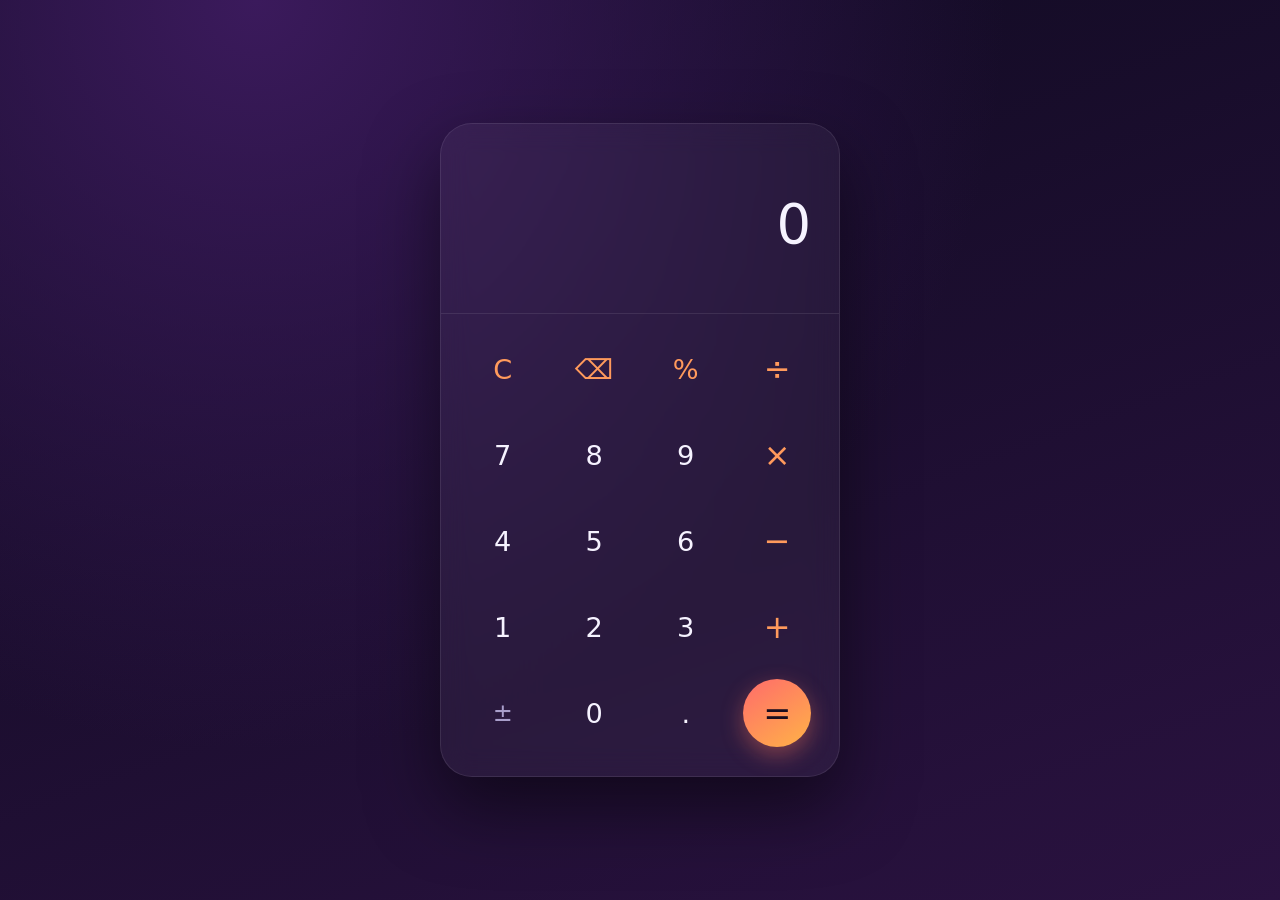
<file: index.html>
<!DOCTYPE html>
<html lang="en">
<head>
  <meta charset="UTF-8">
  <meta name="viewport" content="width=device-width, initial-scale=1">
  <title>Basic Calculator</title>
  <link rel="stylesheet" href="style.css">
</head>
<body>
  <main class="calculator" aria-label="Calculator">
    <section class="display" aria-live="polite">
      <div id="result" class="display-main">0</div>
      <div id="history" class="display-history"></div>
    </section>

    <section class="keys" aria-label="Calculator keys">
      <button class="key key-accent" data-action="clear" data-key="Escape" aria-label="Clear">C</button>
      <button class="key key-accent" data-action="backspace" data-key="Backspace" aria-label="Delete">⌫</button>
      <button class="key key-accent" data-action="percent" data-key="%" aria-label="Percent">%</button>
      <button class="key key-accent key-op" data-action="operator" data-value="÷" data-key="/" aria-label="Divide">÷</button>

      <button class="key" data-action="digit" data-value="7" data-key="7">7</button>
      <button class="key" data-action="digit" data-value="8" data-key="8">8</button>
      <button class="key" data-action="digit" data-value="9" data-key="9">9</button>
      <button class="key key-accent key-op" data-action="operator" data-value="×" data-key="*" aria-label="Multiply">×</button>

      <button class="key" data-action="digit" data-value="4" data-key="4">4</button>
      <button class="key" data-action="digit" data-value="5" data-key="5">5</button>
      <button class="key" data-action="digit" data-value="6" data-key="6">6</button>
      <button class="key key-accent key-op" data-action="operator" data-value="-" data-key="-" aria-label="Subtract">−</button>

      <button class="key" data-action="digit" data-value="1" data-key="1">1</button>
      <button class="key" data-action="digit" data-value="2" data-key="2">2</button>
      <button class="key" data-action="digit" data-value="3" data-key="3">3</button>
      <button class="key key-accent key-op" data-action="operator" data-value="+" data-key="+" aria-label="Add">+</button>

      <button class="key key-soft" data-action="negate" aria-label="Toggle plus or minus">±</button>
      <button class="key" data-action="digit" data-value="0" data-key="0">0</button>
      <button class="key" data-action="decimal" data-key=".">.</button>
      <button class="key key-equals" data-action="equals" data-key="Enter" aria-label="Equals">=</button>
    </section>
  </main>

  <script src="script.js"></script>
</body>
</html>
</file>
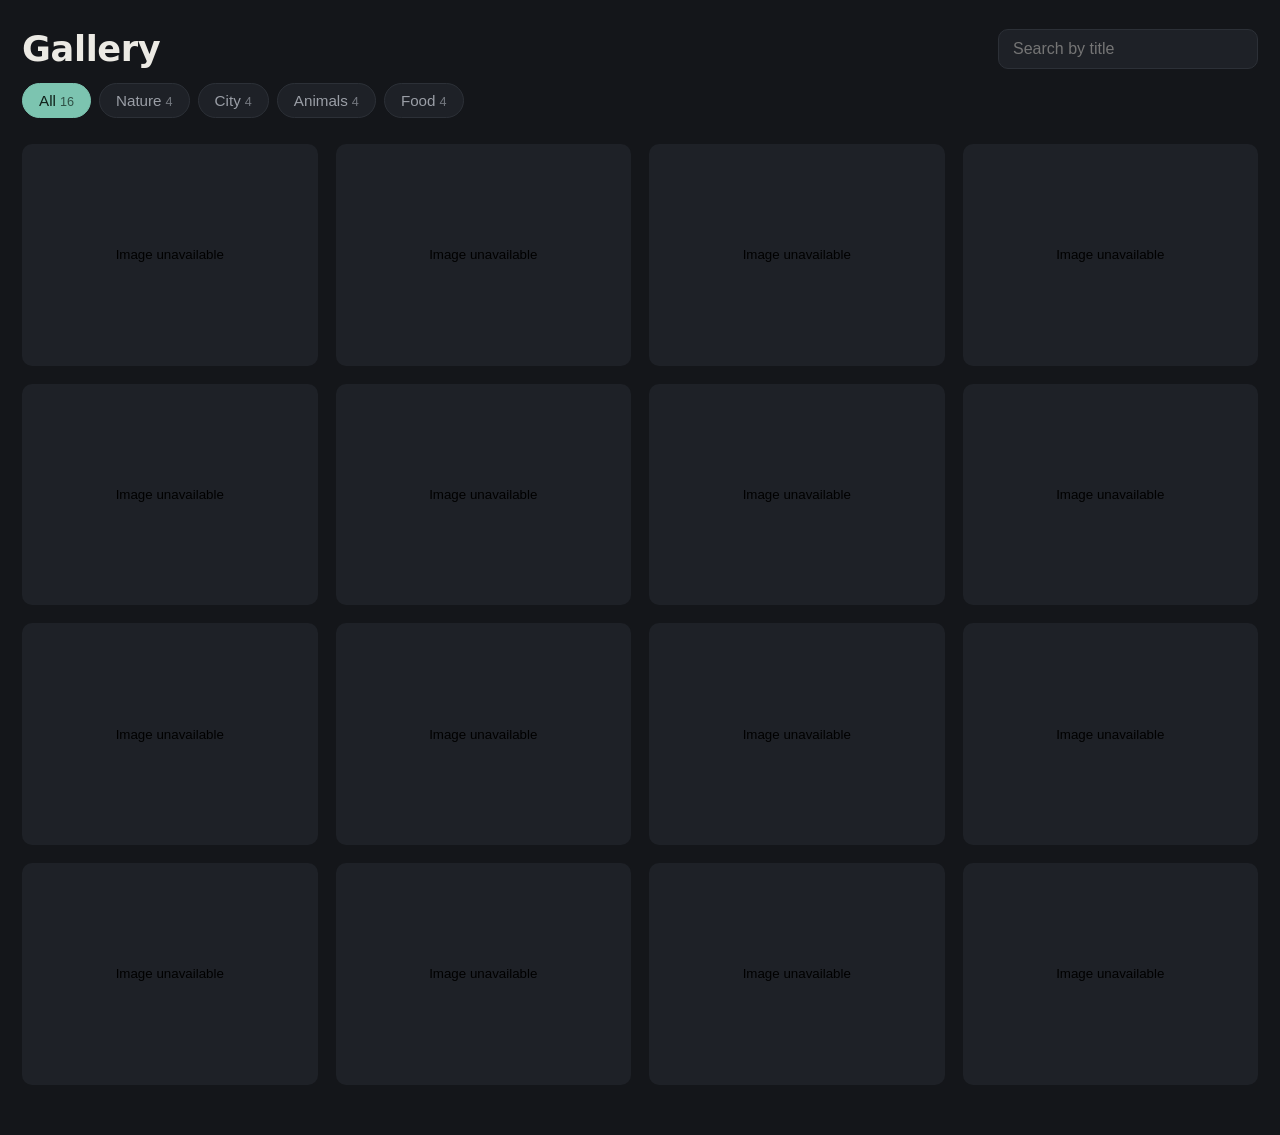
<file: indeximage.html>
<!DOCTYPE html>
<html lang="en">
<head>
  <meta charset="UTF-8">
  <meta name="viewport" content="width=device-width, initial-scale=1">
  <title>Gallery</title>
  <link rel="stylesheet" href="Styleimage.css">
</head>
<body>
  <header class="top">
    <h1>Gallery</h1>
    <input id="search" type="search" placeholder="Search by title" aria-label="Search images">
    <nav id="filters" class="filters" aria-label="Categories"></nav>
  </header>

  <main>
    <p id="empty" class="empty" hidden>No images match. Try another category or search.</p>
    <section id="grid" class="grid" aria-live="polite"></section>
  </main>

  <div id="lightbox" class="lightbox" role="dialog" aria-modal="true" aria-label="Image viewer" hidden>
    <button class="lb-btn lb-close" id="lbClose" aria-label="Close viewer">&times;</button>
    <button class="lb-btn lb-prev" id="lbPrev" aria-label="Previous image">&#8249;</button>
    <figure class="lb-fig">
      <img id="lbImg" alt="">
      <figcaption><span id="lbTitle"></span> <span id="lbCount"></span></figcaption>
    </figure>
    <button class="lb-btn lb-next" id="lbNext" aria-label="Next image">&#8250;</button>
  </div>

  <script src="Scriptimage.js"></script>
</body>
</html>
</file>
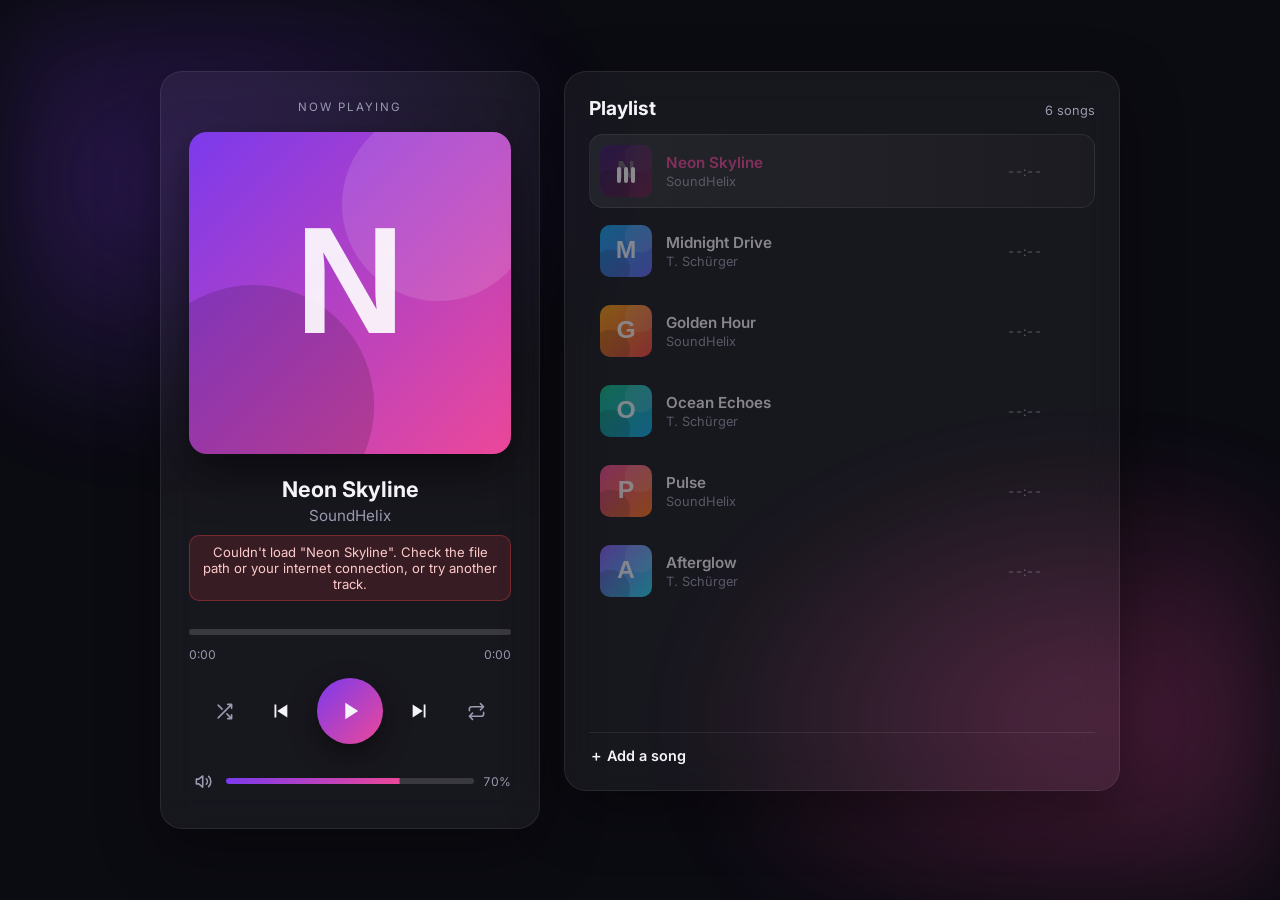
<file: indexmusic.html>
<!DOCTYPE html>
<html lang="en">
<head>
  <meta charset="UTF-8" />
  <meta name="viewport" content="width=device-width, initial-scale=1.0" />
  <title>Waveform – Music Player</title>
  <!-- Modern font from Google Fonts (falls back to system fonts if offline) -->
  <link rel="preconnect" href="https://fonts.googleapis.com" />
  <link rel="preconnect" href="https://fonts.gstatic.com" crossorigin />
  <link href="https://fonts.googleapis.com/css2?family=Inter:wght@400;500;600;700;800&display=swap" rel="stylesheet" />
  <link rel="stylesheet" href="stylemusic.css" />
</head>
<body>
  <!-- Blurred colour glow behind the app; colours change with each track -->
  <div class="bg-glow"></div>

  <main class="app">

    <!-- ================= PLAYER CARD ================= -->
    <section class="player" aria-label="Music player">
      <p class="player__label">Now Playing</p>

      <!-- Album artwork -->
      <div class="artwork" id="artwork-wrap">
        <img id="cover" src="" alt="Album artwork" />
      </div>

      <!-- Song info -->
      <div class="info">
        <h1 id="title" class="info__title">Song title</h1>
        <p id="artist" class="info__artist">Artist name</p>
      </div>

      <!-- Error message (hidden unless audio fails to load) -->
      <p id="error-msg" class="error-msg" role="alert" hidden></p>

      <!-- Progress bar (a range input = click AND drag to seek) -->
      <div class="progress">
        <input type="range" id="progress" min="0" max="1000" value="0" step="1" aria-label="Seek" />
        <div class="progress__times">
          <span id="current-time">0:00</span>
          <span id="duration">0:00</span>
        </div>
      </div>

      <!-- Main controls -->
      <div class="controls">
        <button id="shuffle-btn" class="btn btn--small" title="Shuffle" aria-label="Shuffle" aria-pressed="false">
          <svg viewBox="0 0 24 24"><path d="M16 3h5v5M4 20 21 3M21 16v5h-5M15 15l6 6M4 4l5 5"/></svg>
        </button>
        <button id="prev-btn" class="btn" title="Previous" aria-label="Previous">
          <svg viewBox="0 0 24 24" class="fill"><path d="M6 5h2v14H6zM20 5v14L9 12z"/></svg>
        </button>
        <button id="play-btn" class="btn btn--play" title="Play" aria-label="Play">
          <svg id="icon-play" viewBox="0 0 24 24" class="fill"><path d="M8 5v14l11-7z"/></svg>
          <svg id="icon-pause" viewBox="0 0 24 24" class="fill" hidden><path d="M6 5h4v14H6zM14 5h4v14h-4z"/></svg>
        </button>
        <button id="next-btn" class="btn" title="Next" aria-label="Next">
          <svg viewBox="0 0 24 24" class="fill"><path d="M16 5h2v14h-2zM4 5v14l11-7z"/></svg>
        </button>
        <button id="repeat-btn" class="btn btn--small" title="Repeat: off" aria-label="Repeat: off">
          <svg viewBox="0 0 24 24"><path d="M17 2l4 4-4 4M3 11V9a3 3 0 0 1 3-3h15M7 22l-4-4 4-4M21 13v2a3 3 0 0 1-3 3H3"/></svg>
          <span id="repeat-one-badge" class="badge" hidden>1</span>
        </button>
      </div>

      <!-- Volume -->
      <div class="volume">
        <button id="mute-btn" class="btn btn--small" title="Mute" aria-label="Mute">
          <svg id="icon-vol" viewBox="0 0 24 24"><path d="M11 5 6 9H3v6h3l5 4zM15.5 8.5a5 5 0 0 1 0 7M18.5 5.5a9 9 0 0 1 0 13"/></svg>
          <svg id="icon-mute" viewBox="0 0 24 24" hidden><path d="M11 5 6 9H3v6h3l5 4zM22 9l-6 6M16 9l6 6"/></svg>
        </button>
        <input type="range" id="volume" min="0" max="100" value="70" aria-label="Volume" />
        <span id="volume-value" class="volume__value">70%</span>
      </div>
    </section>

    <!-- ================= PLAYLIST ================= -->
    <section class="playlist" aria-label="Playlist">
      <div class="playlist__head">
        <h2>Playlist</h2>
        <span id="track-count" class="playlist__count">0 songs</span>
      </div>

      <ul id="playlist" class="playlist__list"></ul>

      <!-- Dynamic playlist: add your own songs -->
      <details class="add">
        <summary>＋ Add a song</summary>
        <form id="add-form" class="add__form">
          <input type="text" id="add-title" placeholder="Song title" required />
          <input type="text" id="add-artist" placeholder="Artist (optional)" />
          <input type="url" id="add-url" placeholder="Audio URL (https://...mp3)" />
          <label class="add__file">
            <span>…or choose an audio file from your computer</span>
            <input type="file" id="add-file" accept="audio/*" />
          </label>
          <button type="submit" class="add__submit">Add to playlist</button>
        </form>
      </details>
    </section>

  </main>

  <script src="scriptmusic.js"></script>
</body>
</html>
</file>
<file: style.css>
/* ---------- Design tokens ---------- */
:root {
  --bg-from: #0e0a1f;
  --bg-to: #2a1240;
  --surface: rgba(255, 255, 255, 0.045);
  --line: rgba(255, 255, 255, 0.09);
  --text: #f6f3ff;
  --muted: #a99fcb;
  --accent: #ff9a5c;
  --accent-grad: linear-gradient(145deg, #ff6b6b, #ffb347);
  --press: rgba(255, 255, 255, 0.1);
  --press-accent: rgba(255, 154, 92, 0.18);
  --font: "Segoe UI", system-ui, -apple-system, "Helvetica Neue", Arial, sans-serif;
}

* { box-sizing: border-box; margin: 0; padding: 0; }

body {
  min-height: 100vh;
  min-height: 100dvh;
  display: flex;
  align-items: center;
  justify-content: center;
  padding: 16px;
  font-family: var(--font);
  color: var(--text);
  background: radial-gradient(circle at 20% 0%, #3b1a5c 0%, transparent 55%),
              linear-gradient(160deg, var(--bg-from), var(--bg-to)) fixed;
}

/* ---------- Calculator ---------- */
.calculator {
  width: 100%;
  max-width: 380px;
  display: flex;
  flex-direction: column;
  border-radius: 32px;
  background: var(--surface);
  border: 1px solid var(--line);
  box-shadow: 0 30px 70px rgba(0, 0, 0, 0.5);
  backdrop-filter: blur(14px);
  -webkit-backdrop-filter: blur(14px);
  overflow: hidden;
}

/* ---------- Display ---------- */
.display {
  min-height: 190px;
  padding: 28px 28px 18px;
  display: flex;
  flex-direction: column;
  justify-content: flex-end;
  align-items: flex-end;
  gap: 8px;
  border-bottom: 1px solid var(--line);
}

.display-main {
  max-width: 100%;
  font-size: 3.4rem;
  font-weight: 300;
  line-height: 1.1;
  text-align: right;
  font-variant-numeric: tabular-nums;
  white-space: nowrap;
  overflow-x: auto;
  scrollbar-width: none;
}
.display-main::-webkit-scrollbar { display: none; }
.display-main.medium { font-size: 2.6rem; }
.display-main.small  { font-size: 1.9rem; }
.display-main.error  { font-size: 1.4rem; font-weight: 500; color: #ff8a8e; white-space: normal; }

.display-history {
  min-height: 1.5em;
  max-width: 100%;
  font-size: 1.35rem;
  color: var(--muted);
  font-variant-numeric: tabular-nums;
  white-space: nowrap;
  overflow-x: auto;
  scrollbar-width: none;
}
.display-history::-webkit-scrollbar { display: none; }

/* ---------- Keys ---------- */
.keys {
  display: grid;
  grid-template-columns: repeat(4, 1fr);
  grid-auto-rows: 82px;
  padding: 14px 16px 22px;
  row-gap: 4px;
}

.key {
  justify-self: center;
  align-self: center;
  width: min(100%, 68px);
  aspect-ratio: 1;
  border: none;
  border-radius: 50%;
  background: transparent;
  color: var(--text);
  font: inherit;
  font-size: 1.7rem;
  font-weight: 400;
  cursor: pointer;
  transition: background 0.18s ease, transform 0.12s ease;
  -webkit-tap-highlight-color: transparent;
}

.key:hover { background: var(--press); }
.key:active,
.key.pressed { background: var(--press); transform: scale(0.88); }
.key:focus-visible { outline: 2px solid var(--accent); outline-offset: 2px; }

.key-accent { color: var(--accent); }
.key-accent:hover { background: var(--press-accent); }
.key-accent:active,
.key-accent.pressed { background: var(--press-accent); }
.key-op { font-size: 2rem; }
.key-soft { color: var(--muted); font-size: 1.5rem; }

.key-equals {
  background: var(--accent-grad);
  color: #1a0d1f;
  font-size: 2.1rem;
  font-weight: 500;
  box-shadow: 0 8px 22px rgba(255, 120, 90, 0.4);
  transition: transform 0.12s ease, box-shadow 0.18s ease, filter 0.18s ease;
}
.key-equals:hover { background: var(--accent-grad); filter: brightness(1.1); box-shadow: 0 10px 28px rgba(255, 120, 90, 0.55); }
.key-equals:active,
.key-equals.pressed { background: var(--accent-grad); transform: scale(0.92); }

/* ---------- Responsive ---------- */
@media (max-width: 480px) {
  body { padding: 0; }
  .calculator {
    max-width: none;
    min-height: 100vh;
    min-height: 100dvh;
    border-radius: 0;
    border: none;
    justify-content: flex-end;
  }
  .display { flex: 1; }
  .keys { grid-auto-rows: clamp(66px, 11.5dvh, 86px); padding-bottom: 28px; }
  .key { width: min(100%, 72px); }
}

@media (min-width: 700px) {
  .calculator { max-width: 400px; }
}

@media (prefers-reduced-motion: reduce) {
  .key, .key-equals { transition: none; }
  .key:active, .key.pressed, .key-equals:active, .key-equals.pressed { transform: none; }
}
</file>
<file: Styleimage.css>
:root {
  --bg: #14161a;
  --surface: #1e2127;
  --text: #eceae4;
  --muted: #9a9ea6;
  --accent: #7cc4b0;
  --gap: 14px;
  --radius: 10px;
  --t: .3s ease;
}
* { box-sizing: border-box; margin: 0; }
body {
  font-family: system-ui, -apple-system, "Segoe UI", sans-serif;
  background: var(--bg); color: var(--text);
  padding: 20px 14px 40px;
}
:focus-visible { outline: 2px solid var(--accent); outline-offset: 2px; }

.top { max-width: 1300px; margin: 0 auto 22px; display: grid; gap: 14px; }
h1 { font-size: 1.8rem; font-weight: 600; letter-spacing: -.01em; }
#search {
  background: var(--surface); border: 1px solid #2c3037; color: var(--text);
  padding: 10px 14px; border-radius: var(--radius); font-size: 1rem; width: 100%;
}
.filters { display: flex; gap: 8px; overflow-x: auto; padding-bottom: 4px; }
.filters button {
  flex: none; background: var(--surface); color: var(--muted);
  border: 1px solid #2c3037; border-radius: 999px; padding: 8px 16px;
  font-size: .95rem; cursor: pointer; transition: var(--t);
}
.filters button:hover { color: var(--text); border-color: var(--muted); }
.filters button.active { background: var(--accent); color: #102019; border-color: var(--accent); }
.filters small { opacity: .7; margin-left: 4px; }

.grid {
  max-width: 1300px; margin: 0 auto;
  display: grid; gap: var(--gap);
  grid-template-columns: repeat(auto-fill, minmax(240px, 1fr));
}
.card {
  position: relative; aspect-ratio: 4 / 3; overflow: hidden; cursor: pointer;
  border-radius: var(--radius); background: var(--surface); border: 0; padding: 0;
  transition: transform var(--t), box-shadow var(--t), opacity var(--t);
  animation: pop .4s ease both;
}
.card.hide { opacity: 0; transform: scale(.9); }
.card:hover, .card:focus-visible { transform: translateY(-4px); box-shadow: 0 12px 28px rgba(0,0,0,.45); }
.card img {
  width: 100%; height: 100%; object-fit: cover; display: block;
  opacity: 0; transition: transform .5s ease, opacity .5s ease;
}
.card img.loaded { opacity: 1; }
.card:hover img { transform: scale(1.08); }
.card .meta {
  position: absolute; inset: 0; display: flex; flex-direction: column; justify-content: flex-end;
  padding: 14px; text-align: left; color: #fff;
  background: linear-gradient(transparent 40%, rgba(0,0,0,.8));
  opacity: 0; transition: opacity var(--t);
}
.card:hover .meta, .card:focus-visible .meta { opacity: 1; }
.meta b { font-weight: 600; }
.meta span { font-size: .85rem; opacity: .8; }
.card.skeleton { background: linear-gradient(90deg, #1e2127, #272b33, #1e2127); background-size: 200% 100%; animation: shimmer 1.2s infinite; }
.empty { text-align: center; color: var(--muted); padding: 40px 0; }

/* Lightbox */
.lightbox {
  position: fixed; inset: 0; z-index: 10; display: flex; align-items: center; justify-content: center;
  background: rgba(8,9,11,.94); opacity: 0; visibility: hidden;
  transition: opacity var(--t), visibility var(--t);
}
.lightbox.open { opacity: 1; visibility: visible; }
.lb-fig { max-width: 88vw; text-align: center; transform: scale(.95); transition: transform var(--t), opacity .2s ease; }
.lightbox.open .lb-fig { transform: scale(1); }
.lb-fig.switching { opacity: 0; }
.lb-fig img { max-width: 100%; max-height: 78vh; object-fit: contain; border-radius: 6px; }
figcaption { margin-top: 12px; color: var(--muted); }
#lbTitle { color: var(--text); margin-right: 8px; }
.lb-btn {
  position: absolute; width: 48px; height: 48px; border-radius: 50%;
  background: rgba(255,255,255,.1); color: #fff; border: 0; font-size: 2rem; line-height: 1;
  cursor: pointer; transition: background var(--t), transform var(--t);
}
.lb-btn:hover { background: rgba(255,255,255,.25); transform: scale(1.08); }
.lb-close { top: 16px; right: 16px; }
.lb-prev { left: 12px; top: 50%; margin-top: -24px; }
.lb-next { right: 12px; top: 50%; margin-top: -24px; }

@keyframes pop { from { opacity: 0; transform: translateY(10px); } }
@keyframes shimmer { to { background-position: -200% 0; } }

@media (min-width: 480px) { body { padding: 28px 22px 50px; } .top { grid-template-columns: 1fr 260px; align-items: center; } .filters { grid-column: 1 / -1; } }
@media (min-width: 768px) { h1 { font-size: 2.2rem; } .lb-prev { left: 28px; } .lb-next { right: 28px; } }
@media (min-width: 1200px) { .grid { grid-template-columns: repeat(4, 1fr); gap: 18px; } }
@media (prefers-reduced-motion: reduce) { *, *::before, *::after { animation: none !important; transition: none !important; } }
</file>
<file: stylemusic.css>
/* =========================================================
   Waveform Music Player – styles
   ========================================================= */

/* ---------- Theme variables ---------- */
:root {
  --bg: #0b0b12;
  --card: rgba(255, 255, 255, 0.05);
  --card-border: rgba(255, 255, 255, 0.08);
  --text: #f4f4f8;
  --muted: #9a9ab0;
  /* These two change per track (set from JavaScript) */
  --accent1: #7c3aed;
  --accent2: #ec4899;
  --radius: 22px;
}

* { box-sizing: border-box; margin: 0; padding: 0; }

body {
  font-family: "Inter", system-ui, -apple-system, "Segoe UI", Roboto, sans-serif;
  background: var(--bg);
  color: var(--text);
  min-height: 100vh;
  display: flex;
  align-items: center;
  justify-content: center;
  padding: 24px;
  overflow-x: hidden;
}

/* Soft colourful glow behind everything */
.bg-glow {
  position: fixed;
  inset: 0;
  z-index: -1;
  background:
    radial-gradient(600px 400px at 15% 20%, var(--accent1), transparent 70%),
    radial-gradient(600px 400px at 85% 80%, var(--accent2), transparent 70%);
  opacity: 0.28;
  filter: blur(40px);
  transition: background 0.8s ease;
}

/* ---------- Layout ---------- */
.app {
  width: 100%;
  max-width: 960px;
  display: grid;
  grid-template-columns: 380px 1fr;
  gap: 24px;
}

.player, .playlist {
  background: var(--card);
  border: 1px solid var(--card-border);
  border-radius: var(--radius);
  backdrop-filter: blur(18px);
  -webkit-backdrop-filter: blur(18px);
  box-shadow: 0 20px 60px rgba(0, 0, 0, 0.4);
}

/* ---------- Player card ---------- */
.player { padding: 28px; }

.player__label {
  font-size: 0.72rem;
  letter-spacing: 0.18em;
  text-transform: uppercase;
  color: var(--muted);
  text-align: center;
  margin-bottom: 18px;
}

.artwork {
  width: 100%;
  aspect-ratio: 1;
  border-radius: 18px;
  overflow: hidden;
  box-shadow: 0 18px 45px rgba(0, 0, 0, 0.55);
  transition: transform 0.4s ease, box-shadow 0.4s ease;
}
.artwork img { width: 100%; height: 100%; object-fit: cover; display: block; }
/* Artwork gently grows while music is playing */
.artwork.playing { transform: scale(1.03); box-shadow: 0 24px 60px rgba(0, 0, 0, 0.65); }

.info { text-align: center; margin: 22px 0 6px; }
.info__title {
  font-size: 1.35rem;
  font-weight: 700;
  white-space: nowrap;
  overflow: hidden;
  text-overflow: ellipsis;
}
.info__artist { color: var(--muted); font-size: 0.95rem; margin-top: 4px; }

.error-msg {
  margin-top: 10px;
  padding: 8px 12px;
  font-size: 0.82rem;
  text-align: center;
  color: #fecaca;
  background: rgba(239, 68, 68, 0.15);
  border: 1px solid rgba(239, 68, 68, 0.35);
  border-radius: 10px;
}
.error-msg[hidden] { display: none; }

/* ---------- Range sliders (progress + volume) ---------- */
input[type="range"] {
  -webkit-appearance: none;
  appearance: none;
  width: 100%;
  height: 6px;
  border-radius: 999px;
  cursor: pointer;
  outline: none;
  /* --fill is updated from JavaScript (0% – 100%) */
  --fill: 0%;
  background: linear-gradient(90deg, var(--accent1), var(--accent2)) 0 / var(--fill) 100% no-repeat,
              rgba(255, 255, 255, 0.15);
}
input[type="range"]::-webkit-slider-thumb {
  -webkit-appearance: none;
  width: 14px; height: 14px;
  border-radius: 50%;
  background: #fff;
  box-shadow: 0 2px 8px rgba(0, 0, 0, 0.5);
  transform: scale(0);
  transition: transform 0.15s ease;
}
input[type="range"]::-moz-range-thumb {
  width: 14px; height: 14px; border: none;
  border-radius: 50%;
  background: #fff;
  transform: scale(0);
  transition: transform 0.15s ease;
}
input[type="range"]:hover::-webkit-slider-thumb,
input[type="range"]:focus-visible::-webkit-slider-thumb,
input[type="range"]:active::-webkit-slider-thumb { transform: scale(1); }
input[type="range"]:hover::-moz-range-thumb,
input[type="range"]:focus-visible::-moz-range-thumb,
input[type="range"]:active::-moz-range-thumb { transform: scale(1); }

.progress { margin-top: 18px; }
.progress__times {
  display: flex;
  justify-content: space-between;
  margin-top: 8px;
  font-size: 0.75rem;
  color: var(--muted);
  font-variant-numeric: tabular-nums;
}

/* ---------- Buttons ---------- */
.controls {
  display: flex;
  align-items: center;
  justify-content: center;
  gap: 14px;
  margin-top: 16px;
}

.btn {
  position: relative;
  display: grid;
  place-items: center;
  width: 46px; height: 46px;
  border: none;
  border-radius: 50%;
  background: transparent;
  color: var(--text);
  cursor: pointer;
  transition: transform 0.15s ease, background 0.2s ease, color 0.2s ease;
}
.btn:hover { background: rgba(255, 255, 255, 0.1); transform: scale(1.08); }
.btn:active { transform: scale(0.94); }
.btn:focus-visible { outline: 2px solid var(--accent2); outline-offset: 2px; }
.btn svg {
  width: 22px; height: 22px;
  stroke: currentColor; fill: none;
  stroke-width: 2; stroke-linecap: round; stroke-linejoin: round;
}
.btn svg.fill { fill: currentColor; stroke: none; }
.btn svg[hidden] { display: none; }

.btn--small { width: 38px; height: 38px; color: var(--muted); }
.btn--small svg { width: 19px; height: 19px; }
.btn--small.active { color: var(--accent2); }

.btn--play {
  width: 66px; height: 66px;
  background: linear-gradient(135deg, var(--accent1), var(--accent2));
  box-shadow: 0 10px 28px rgba(0, 0, 0, 0.45);
}
.btn--play:hover { background: linear-gradient(135deg, var(--accent1), var(--accent2)); transform: scale(1.1); }
.btn--play svg { width: 28px; height: 28px; }

/* Little "1" shown on the repeat button in repeat-one mode */
.badge {
  position: absolute;
  top: 3px; right: 3px;
  width: 14px; height: 14px;
  border-radius: 50%;
  background: var(--accent2);
  color: #fff;
  font-size: 0.6rem;
  font-weight: 800;
  display: grid;
  place-items: center;
}
.badge[hidden] { display: none; }

/* ---------- Volume ---------- */
.volume {
  display: flex;
  align-items: center;
  gap: 8px;
  margin-top: 18px;
}
.volume__value {
  width: 38px;
  text-align: right;
  font-size: 0.75rem;
  color: var(--muted);
  font-variant-numeric: tabular-nums;
}

/* ---------- Playlist ---------- */
.playlist {
  padding: 24px;
  display: flex;
  flex-direction: column;
  max-height: 720px;
}
.playlist__head {
  display: flex;
  align-items: baseline;
  justify-content: space-between;
  margin-bottom: 14px;
}
.playlist__head h2 { font-size: 1.2rem; font-weight: 700; }
.playlist__count { font-size: 0.8rem; color: var(--muted); }

.playlist__list {
  list-style: none;
  overflow-y: auto;
  flex: 1;
  margin: 0 -8px;
  padding: 0 8px;
}
.playlist__list::-webkit-scrollbar { width: 6px; }
.playlist__list::-webkit-scrollbar-thumb { background: rgba(255, 255, 255, 0.15); border-radius: 6px; }

.track {
  display: flex;
  align-items: center;
  gap: 14px;
  padding: 10px;
  margin-bottom: 6px;
  border-radius: 14px;
  border: 1px solid transparent;
  cursor: pointer;
  transition: background 0.2s ease, transform 0.2s ease, border-color 0.2s ease;
}
.track:hover { background: rgba(255, 255, 255, 0.07); transform: translateX(3px); }
.track:focus-visible { outline: 2px solid var(--accent2); }
/* Currently playing song is highlighted */
.track.active {
  background: linear-gradient(90deg, rgba(255, 255, 255, 0.12), rgba(255, 255, 255, 0.04));
  border-color: rgba(255, 255, 255, 0.14);
}
.track.active .track__title { color: var(--accent2); }
.track.unavailable { opacity: 0.5; }

.track__thumb { position: relative; width: 52px; height: 52px; flex-shrink: 0; }
.track__thumb img { width: 100%; height: 100%; border-radius: 10px; object-fit: cover; display: block; }

.track__meta { flex: 1; min-width: 0; }
.track__title {
  font-weight: 600; font-size: 0.95rem;
  white-space: nowrap; overflow: hidden; text-overflow: ellipsis;
}
.track__artist { font-size: 0.8rem; color: var(--muted); margin-top: 2px; }
.track__duration { font-size: 0.8rem; color: var(--muted); font-variant-numeric: tabular-nums; }

.track__remove {
  width: 28px; height: 28px;
  border: none; border-radius: 50%;
  background: transparent; color: var(--muted);
  font-size: 1.1rem; line-height: 1;
  cursor: pointer;
  opacity: 0;
  transition: opacity 0.2s ease, background 0.2s ease, color 0.2s ease;
}
.track:hover .track__remove, .track__remove:focus-visible { opacity: 1; }
.track__remove:hover { background: rgba(239, 68, 68, 0.2); color: #fca5a5; }

/* Animated equaliser bars over the playing thumbnail */
.eq {
  position: absolute; inset: 0;
  border-radius: 10px;
  background: rgba(0, 0, 0, 0.55);
  display: none;
  align-items: flex-end;
  justify-content: center;
  gap: 3px;
  padding-bottom: 14px;
}
.track.active .eq { display: flex; }
.eq span {
  width: 4px; height: 16px;
  background: #fff; border-radius: 2px;
  transform-origin: bottom;
  animation: eq 0.9s ease-in-out infinite;
  animation-play-state: paused;
}
.eq span:nth-child(2) { animation-delay: 0.2s; }
.eq span:nth-child(3) { animation-delay: 0.4s; }
.app.is-playing .track.active .eq span { animation-play-state: running; }
@keyframes eq { 0%, 100% { transform: scaleY(0.25); } 50% { transform: scaleY(1); } }

.empty { text-align: center; color: var(--muted); padding: 30px 0; font-size: 0.9rem; }

/* ---------- Add-song form ---------- */
.add {
  margin-top: 14px;
  border-top: 1px solid var(--card-border);
  padding-top: 14px;
}
.add summary {
  cursor: pointer;
  font-weight: 600;
  font-size: 0.9rem;
  color: var(--text);
  list-style: none;
  transition: color 0.2s ease;
}
.add summary::-webkit-details-marker { display: none; }
.add summary:hover { color: var(--accent2); }

.add__form { display: grid; gap: 10px; margin-top: 12px; }
.add__form input[type="text"],
.add__form input[type="url"] {
  width: 100%;
  padding: 11px 14px;
  border-radius: 12px;
  border: 1px solid var(--card-border);
  background: rgba(255, 255, 255, 0.06);
  color: var(--text);
  font: inherit; font-size: 0.88rem;
  outline: none;
  transition: border-color 0.2s ease;
}
.add__form input:focus { border-color: var(--accent2); }
.add__file { display: grid; gap: 6px; font-size: 0.8rem; color: var(--muted); }
.add__file input { font-size: 0.8rem; color: var(--muted); }
.add__submit {
  padding: 11px;
  border: none; border-radius: 12px;
  background: linear-gradient(135deg, var(--accent1), var(--accent2));
  color: #fff; font: inherit; font-weight: 600; font-size: 0.9rem;
  cursor: pointer;
  transition: transform 0.15s ease, filter 0.2s ease;
}
.add__submit:hover { filter: brightness(1.12); transform: translateY(-1px); }

/* ---------- Responsive ---------- */
@media (max-width: 860px) {
  .app { grid-template-columns: 1fr; max-width: 460px; }
  .playlist { max-height: none; }
  .playlist__list { overflow: visible; }
}
@media (max-width: 420px) {
  body { padding: 14px; }
  .player, .playlist { padding: 18px; }
  .controls { gap: 8px; }
  .track__remove { opacity: 1; } /* no hover on touch screens */
}
</file>
